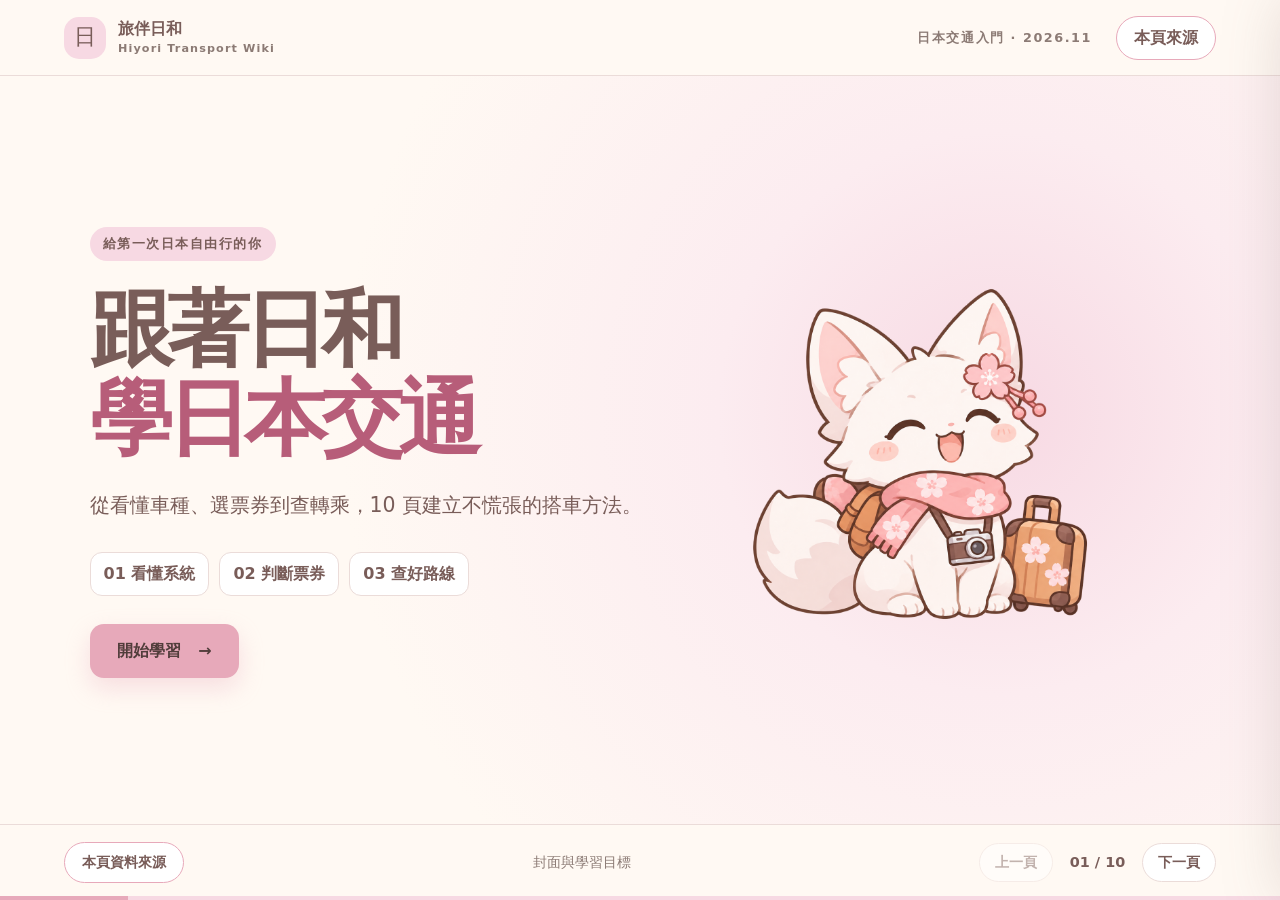
<file: index.html>
<!doctype html>
<html lang="zh-Hant">
<head>
  <meta charset="utf-8">
  <meta name="viewport" content="width=device-width, initial-scale=1">
  <meta name="description" content="跟著日和學日本交通：第一次自由行也能看懂日本電車。">
  <title>跟著日和學日本交通｜旅伴日和</title>
  <link rel="icon" href="assets/hiyori/hiyori-cover.png" type="image/png">
  <link rel="stylesheet" href="style.css">
  <script defer src="app.js"></script>
</head>
<body>
  <div class="shell">
    <header class="topbar">
      <a class="brand" href="#slide-1" aria-label="返回封面"><span class="brand-mark">日</span><span>旅伴日和 <small>Hiyori Transport Wiki</small></span></a>
      <div class="top-actions"><span class="eyebrow">日本交通入門 · 2026.11</span><button id="sources-toggle" class="text-button" type="button" aria-controls="sources-panel" aria-expanded="false">本頁來源</button></div>
    </header>

    <main id="deck" aria-live="polite">
      <section class="slide hero" id="slide-1" data-wiki="wiki/common/rail-basics.md" data-sources="SRC-001" aria-label="封面與學習目標">
        <div class="hero-copy"><span class="kicker">給第一次日本自由行的你</span><h1>跟著日和<br><em>學日本交通</em></h1><p class="lead" data-source-ids="SRC-001">從看懂車種、選票券到查轉乘，10 頁建立不慌張的搭車方法。</p><div class="hero-goals"><span>01 看懂系統</span><span>02 判斷票券</span><span>03 查好路線</span></div><button class="primary next-trigger" type="button">開始學習 <span aria-hidden="true">→</span></button></div>
        <figure class="character-hero"><img src="assets/hiyori/hiyori-cover.png" alt="白狐狸日和戴著櫻花頭飾與粉色圍巾，背著背包、帶著行李準備出發"></figure>
        <template class="source-validation">[SRC-001]</template>
      </section>

      <section class="slide" id="slide-2" data-wiki="wiki/common/rail-basics.md|wiki/regions/kansai.md" data-sources="SRC-001,SRC-014" aria-label="日本交通系統總覽">
        <div class="slide-heading illustrated"><div><span class="kicker">先建立地圖感</span><h2>日本電車，是多個系統一起組成的網</h2><p data-source-ids="SRC-001">看路線時先找「誰營運、搭哪種車、在哪站轉」。</p></div><img src="assets/hiyori/hiyori-map.png" alt="日和手持日本交通路線圖，準備說明各種鐵路系統"></div>
        <div class="system-grid"><article class="system-card pink"><span class="card-index">01</span><h3>跨城市</h3><p data-source-ids="SRC-001">新幹線與特急連結較遠的城市，票券和座位條件需另看清楚。</p><span class="mini-route">東京 ─ 大阪 ─ 京都</span></article><article class="system-card blue"><span class="card-index">02</span><h3>城市之間／近郊</h3><p data-source-ids="SRC-001">JR 與私鐵都有路線；同一目的地可能有不同業者和車站。</p><span class="mini-route">JR　/　私鐵</span></article><article class="system-card green"><span class="card-index">03</span><h3>市區移動</h3><p data-source-ids="SRC-001">地下鐵和市區鐵路適合串接景點，選票券要核對適用路線。</p><span class="mini-route">Metro　/　Subway</span></article></div><div class="takeaway"><strong>日和提醒</strong><span data-source-ids="SRC-014">同名城市可能有不同車站；「去奈良」也要看是 JR 奈良還是近鐵奈良。</span></div>
        <template class="source-validation">[SRC-001][SRC-014]</template>
      </section>

      <section class="slide" id="slide-3" data-wiki="wiki/common/rail-basics.md|wiki/regions/kansai.md" data-sources="SRC-001,SRC-014" aria-label="JR 私鐵 地下鐵的差別">
        <div class="slide-heading"><span class="kicker">三個名稱，一次看懂</span><h2>JR、私鐵、地下鐵怎麼分？</h2></div><div class="comparison"><div class="compare-head"><span>系統</span><span>你可能會遇到</span><span>出發前看什麼</span></div><div class="compare-row"><b>JR</b><span data-source-ids="SRC-001">跨城市、近郊、新幹線等路線。</span><span>列車種類與票券範圍</span></div><div class="compare-row"><b>私鐵</b><span data-source-ids="SRC-001">京成、近鐵、京急等其他鐵路業者。</span><span>業者名稱與抵達車站</span></div><div class="compare-row"><b>地下鐵</b><span data-source-ids="SRC-001">東京 Metro、都營地下鐵、Osaka Metro。</span><span>一日券涵蓋哪些路線</span></div></div><div class="example-strip"><span class="example-icon">📍</span><p data-source-ids="SRC-014"><strong>奈良例子：</strong>從大阪或京都出發，可比較 JR 奈良站與近鐵奈良站，再看哪站接近目的地。</p></div>
        <template class="source-validation">[SRC-001][SRC-014]</template>
      </section>

      <section class="slide" id="slide-4" data-wiki="wiki/common/shinkansen.md" data-sources="SRC-001,SRC-003" aria-label="新幹線與跨城市交通">
        <div class="slide-heading"><span class="kicker">跨城市這樣想</span><h2>新幹線：先選車，再確認票</h2><p data-source-ids="SRC-001">新幹線連接主要城市；搭車時要注意票券、班次與座位種類。</p></div><div class="steps"><article><span class="step-no">1</span><h3>找出起訖站</h3><p data-source-ids="SRC-001">確認是新幹線站，並記下轉乘的一般線車站。</p></article><article><span class="step-no">2</span><h3>核對車票形式</h3><p data-source-ids="SRC-003">紙票、電子票或綁定 IC 卡，進閘門方式依購票服務而異。</p></article><article><span class="step-no">3</span><h3>保留車票</h3><p data-source-ids="SRC-003">使用紙票時，JR Central 提醒進站後取回車票，出站仍會使用。</p></article></div><div class="note blue-note" data-source-ids="SRC-003">一般線轉新幹線時，紙票可能需同時投入轉乘閘門；請依實際票種與現場指示操作。</div>
        <template class="source-validation">[SRC-001][SRC-003]</template>
      </section>

      <section class="slide" id="slide-5" data-wiki="wiki/common/ic-cards-and-tickets.md" data-sources="SRC-002,SRC-009,SRC-010" aria-label="交通 IC 卡與票券">
        <div class="slide-heading"><span class="kicker">進站前最常見的選擇</span><h2>IC 卡很方便，仍要看使用範圍</h2></div><div class="ticket-layout"><figure class="character-spot"><img src="assets/hiyori/hiyori-ic.png" alt="日和拿著粉色交通 IC 卡，提醒旅客確認卡片的適用範圍"></figure><div class="ticket-copy"><p data-source-ids="SRC-002">預付 IC 卡可用於許多鐵路、巴士和小額支付場景，但不是所有路線、車站與車種都適用。</p><ul><li data-source-ids="SRC-010">札幌地下鐵與市電可使用 SAPICA，也列有 Suica 等互通卡。</li><li data-source-ids="SRC-009">JR 北海道機場列車非指定席可用適用的 IC 卡；指定席另需票券。</li><li data-source-ids="SRC-009">小樽往余市、俱知安、新雪谷方向不能繼續使用 Suica 等 IC 卡。</li></ul></div></div><div class="takeaway"><strong>選票券三問</strong><span data-source-ids="SRC-002,SRC-009">今天搭幾次？搭哪些業者？票券有沒有包含這段路？</span></div>
        <template class="source-validation">[SRC-002][SRC-009][SRC-010]</template>
      </section>

      <section class="slide" id="slide-6" data-wiki="wiki/regions/kanto.md" data-sources="SRC-004,SRC-005,SRC-013" aria-label="東京交通實例">
        <div class="slide-heading"><span class="kicker">東京／關東實例</span><h2>機場不同，進城路線也不同</h2></div><div class="airport-grid"><article class="airport-card"><span class="airport-code">NRT</span><h3>成田機場</h3><p data-source-ids="SRC-004">N'EX 主要站包含東京、品川、澀谷、新宿；京成 Skyliner 主要站包含日暮里與京成上野。</p><div class="route-line">機場 <i></i> 東京市區 <i></i> 住宿地</div></article><article class="airport-card"><span class="airport-code">HND</span><h3>羽田機場</h3><p data-source-ids="SRC-013">機場直接連接京急線與東京單軌電車，先看住宿地適合哪個進城方向。</p><div class="route-line">機場 <i></i> 京急／單軌 <i></i> 轉乘</div></article></div><div class="note" data-source-ids="SRC-005">Tokyo Subway Ticket 涵蓋 Tokyo Metro 與都營地下鐵的 24／48／72 小時版本；JR 路線需另外計算。</div>
        <template class="source-validation">[SRC-004][SRC-005][SRC-013]</template>
      </section>

      <section class="slide" id="slide-7" data-wiki="wiki/regions/kansai.md" data-sources="SRC-006,SRC-007,SRC-008,SRC-014" aria-label="大阪 京都 奈良交通實例">
        <div class="slide-heading"><span class="kicker">大阪／關西實例</span><h2>先看目的地，再選機場列車</h2></div><div class="kansai-flow"><div><span class="flow-label">關西機場</span><h3>要去京都？</h3><p data-source-ids="SRC-006">可查 JR West 的 HARUKA；另需確認特急票券。</p></div><div><span class="flow-label">關西機場</span><h3>要去大阪？</h3><p data-source-ids="SRC-006">可查機場快速；往機場方向要注意日根野分離車廂。</p></div><div><span class="flow-label">隔日移動</span><h3>要去奈良？</h3><p data-source-ids="SRC-014">比較 JR 奈良與近鐵奈良，選更適合景點的車站。</p></div></div><div class="two-notes"><p data-source-ids="SRC-007"><strong>大阪市區：</strong>Osaka Metro 官方工具可查出發站、抵達站、時間、路線及票價。</p><p data-source-ids="SRC-008"><strong>京都市區：</strong>地下鐵一日券與地下鐵／巴士一日券適用範圍不同。</p></div>
        <template class="source-validation">[SRC-006][SRC-007][SRC-008][SRC-014]</template>
      </section>

      <section class="slide" id="slide-8" data-wiki="wiki/regions/hokkaido.md|wiki/regions/kyushu.md" data-sources="SRC-009,SRC-010,SRC-011,SRC-012" aria-label="北海道與九州交通實例">
        <div class="slide-heading"><span class="kicker">再看兩個熱門區域</span><h2>札幌與福岡，先抓住機場軸線</h2></div><div class="region-pair"><article><span class="region-badge">北海道</span><h3>新千歲 → 札幌 → 小樽</h3><p data-source-ids="SRC-009">JR Airport 列車連結新千歲與札幌，部分班次直達小樽；在札幌轉車要看目的地是否真的到小樽。</p><small data-source-ids="SRC-010">札幌市營交通可使用 SAPICA，也列有 Suica 等互通卡。</small></article><article><span class="region-badge">九州</span><h3>福岡機場 → 博多 → 溫泉地</h3><p data-source-ids="SRC-012,SRC-011">福岡地下鐵空港線連結機場與博多；前往別府／由布院，再查當日鐵路班次和轉乘。</p><small>「由布院之森」班次與預約方式目前待確認，勿把此頁當即時時刻表。</small></article></div><div class="note green-note" data-source-ids="SRC-009">北海道小樽以西部分方向不支援 Suica 等 IC 卡；長途移動先核對票券。</div>
        <template class="source-validation">[SRC-009][SRC-010][SRC-011][SRC-012]</template>
      </section>

      <section class="slide" id="slide-9" data-wiki="wiki/common/rail-basics.md|wiki/regions/kansai.md|wiki/regions/hokkaido.md" data-sources="SRC-001,SRC-007,SRC-009" aria-label="路線查詢教學與互動測驗">
        <div class="slide-heading"><span class="kicker">換你試試看</span><h2>查路線時，照這四步走</h2></div><div class="query-steps"><span>起點／終點</span><span>日期與時間</span><span>業者、車種、轉乘</span><span>官方公告確認</span></div><p class="query-hint" data-source-ids="SRC-001,SRC-007">JNTO 列出 NAVITIME 等路線工具；Osaka Metro 也有官方路線查詢，能設定起訖站與時間。</p><div class="quiz" id="quiz"><div class="quiz-intro"><img src="assets/hiyori/hiyori-route.png" alt="日和拿著手機查看路線，露出思考與鼓勵的表情"><div><span class="quiz-label">小測驗</span><h3>從小樽往余市，能直接刷 Suica 繼續搭車嗎？</h3></div></div><div class="quiz-options"><button type="button" data-answer="wrong">可以，全日本都通用</button><button type="button" data-answer="correct">不行，先確認並購票</button></div><p id="quiz-feedback" role="status" aria-live="polite" data-source-ids="SRC-009">選一個答案看看。</p></div>
        <template class="source-validation">[SRC-001][SRC-007][SRC-009]</template>
      </section>

      <section class="slide final-slide" id="slide-10" data-wiki="wiki/common/rail-basics.md|wiki/common/ic-cards-and-tickets.md|wiki/common/shinkansen.md|wiki/regions/kanto.md|wiki/regions/kansai.md|wiki/regions/hokkaido.md|wiki/regions/kyushu.md" data-sources="SRC-001,SRC-002,SRC-003,SRC-004,SRC-005,SRC-006,SRC-007,SRC-008,SRC-009,SRC-010,SRC-011,SRC-012,SRC-013,SRC-014" aria-label="總結與 Wiki 來源">
        <div class="slide-heading"><span class="kicker">旅程從看懂開始</span><h2>日和的搭車小抄</h2></div><div class="recap"><div><span>01</span><p data-source-ids="SRC-001">先確認業者與抵達車站。</p></div><div><span>02</span><p data-source-ids="SRC-001,SRC-009">再看車種、票券與 IC 卡適用範圍。</p></div><div><span>03</span><p data-source-ids="SRC-001">最後查當日班次與營運公告。</p></div></div><p class="closing">知識庫保存了原始來源、擷取文字與文章引用。請用右上角「本頁來源」查看完整對照；票價、時刻與營運狀態請於出發前再次確認。</p><div id="all-sources" class="all-sources" aria-label="全部來源"></div>
        <template class="source-validation">[SRC-001][SRC-002][SRC-003][SRC-004][SRC-005][SRC-006][SRC-007][SRC-008][SRC-009][SRC-010][SRC-011][SRC-012][SRC-013][SRC-014]</template>
      </section>
    </main>

    <footer class="deck-footer"><button id="footer-sources" class="footer-sources" type="button" aria-controls="sources-panel" aria-expanded="false">本頁資料來源</button><span id="slide-title">封面與學習目標</span><div class="nav"><button id="prev" type="button" aria-label="上一頁">上一頁</button><span id="counter">01 / 10</span><button id="next" type="button" aria-label="下一頁">下一頁</button></div><div class="progress" aria-hidden="true"><span id="progress-bar"></span></div></footer>
  </div>
  <aside id="sources-panel" class="sources-panel" aria-label="本頁來源" aria-hidden="true"><div class="panel-top"><div><span class="kicker">可追溯的知識</span><h2>本頁來源</h2></div><button id="sources-close" type="button" aria-label="關閉來源">×</button></div><p class="panel-intro">每個來源 ID 都對應已保存的原始 HTML、擷取文字與 Wiki 文章。</p><div id="source-list"></div></aside>
  <div id="scrim" class="scrim" hidden></div>
</body>
</html>
</file>
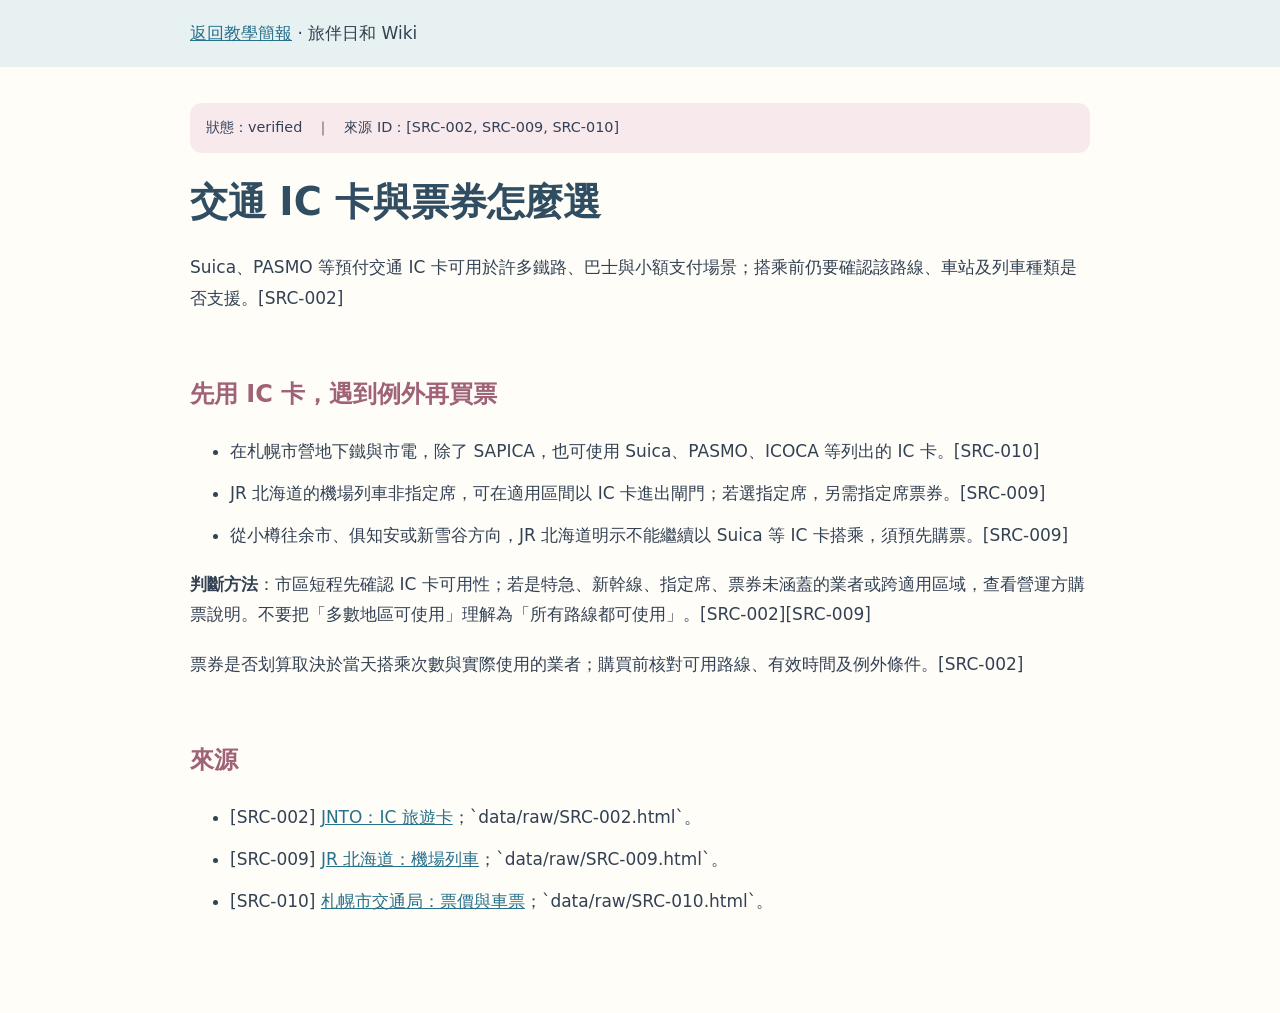
<file: wiki/common/ic-cards-and-tickets.html>
<!doctype html><html lang="zh-Hant"><head><meta charset="utf-8"><meta name="viewport" content="width=device-width, initial-scale=1"><title>交通 IC 卡與票券怎麼選｜旅伴日和 Wiki</title><style>body{margin:0;background:#fffdf8;color:#334154;font:17px/1.8 "Noto Sans TC","Microsoft JhengHei",system-ui,sans-serif}header{background:#e7f1f1;padding:18px max(24px,calc((100vw - 900px)/2))}a{color:#28718c}main{max-width:900px;margin:auto;padding:36px 24px 80px}h1{font-size:2.4rem;line-height:1.25;color:#314d61}h2{font-size:1.5rem;margin-top:2.5em;color:#9f6276}li{margin:.65em 0}.meta{background:#f8e9ed;padding:12px 16px;border-radius:12px;font-size:.9rem}p{margin:1.1em 0}</style></head><body><header><a href="../../index.html">返回教學簡報</a> · 旅伴日和 Wiki</header><main><div class="meta">狀態：verified　｜　來源 ID：[SRC-002, SRC-009, SRC-010]</div><h1>交通 IC 卡與票券怎麼選</h1><p>Suica、PASMO 等預付交通 IC 卡可用於許多鐵路、巴士與小額支付場景；搭乘前仍要確認該路線、車站及列車種類是否支援。[SRC-002]</p><h2>先用 IC 卡，遇到例外再買票</h2><ul><li>在札幌市營地下鐵與市電，除了 SAPICA，也可使用 Suica、PASMO、ICOCA 等列出的 IC 卡。[SRC-010]</li><li>JR 北海道的機場列車非指定席，可在適用區間以 IC 卡進出閘門；若選指定席，另需指定席票券。[SRC-009]</li><li>從小樽往余市、俱知安或新雪谷方向，JR 北海道明示不能繼續以 Suica 等 IC 卡搭乘，須預先購票。[SRC-009]</li></ul><p><strong>判斷方法</strong>：市區短程先確認 IC 卡可用性；若是特急、新幹線、指定席、票券未涵蓋的業者或跨適用區域，查看營運方購票說明。不要把「多數地區可使用」理解為「所有路線都可使用」。[SRC-002][SRC-009]</p><p>票券是否划算取決於當天搭乘次數與實際使用的業者；購買前核對可用路線、有效時間及例外條件。[SRC-002]</p><h2>來源</h2><ul><li>[SRC-002] <a href="https://www.japan.travel/en/plan/ic-card/" target="_blank" rel="noopener noreferrer">JNTO：IC 旅遊卡</a>；`data/raw/SRC-002.html`。</li><li>[SRC-009] <a href="https://www.jrhokkaido.co.jp/global/english/travel/airport.html" target="_blank" rel="noopener noreferrer">JR 北海道：機場列車</a>；`data/raw/SRC-009.html`。</li><li>[SRC-010] <a href="https://www.city.sapporo.jp/st/english/fareandticket.html" target="_blank" rel="noopener noreferrer">札幌市交通局：票價與車票</a>；`data/raw/SRC-010.html`。</li></ul></main></body></html>
</file>
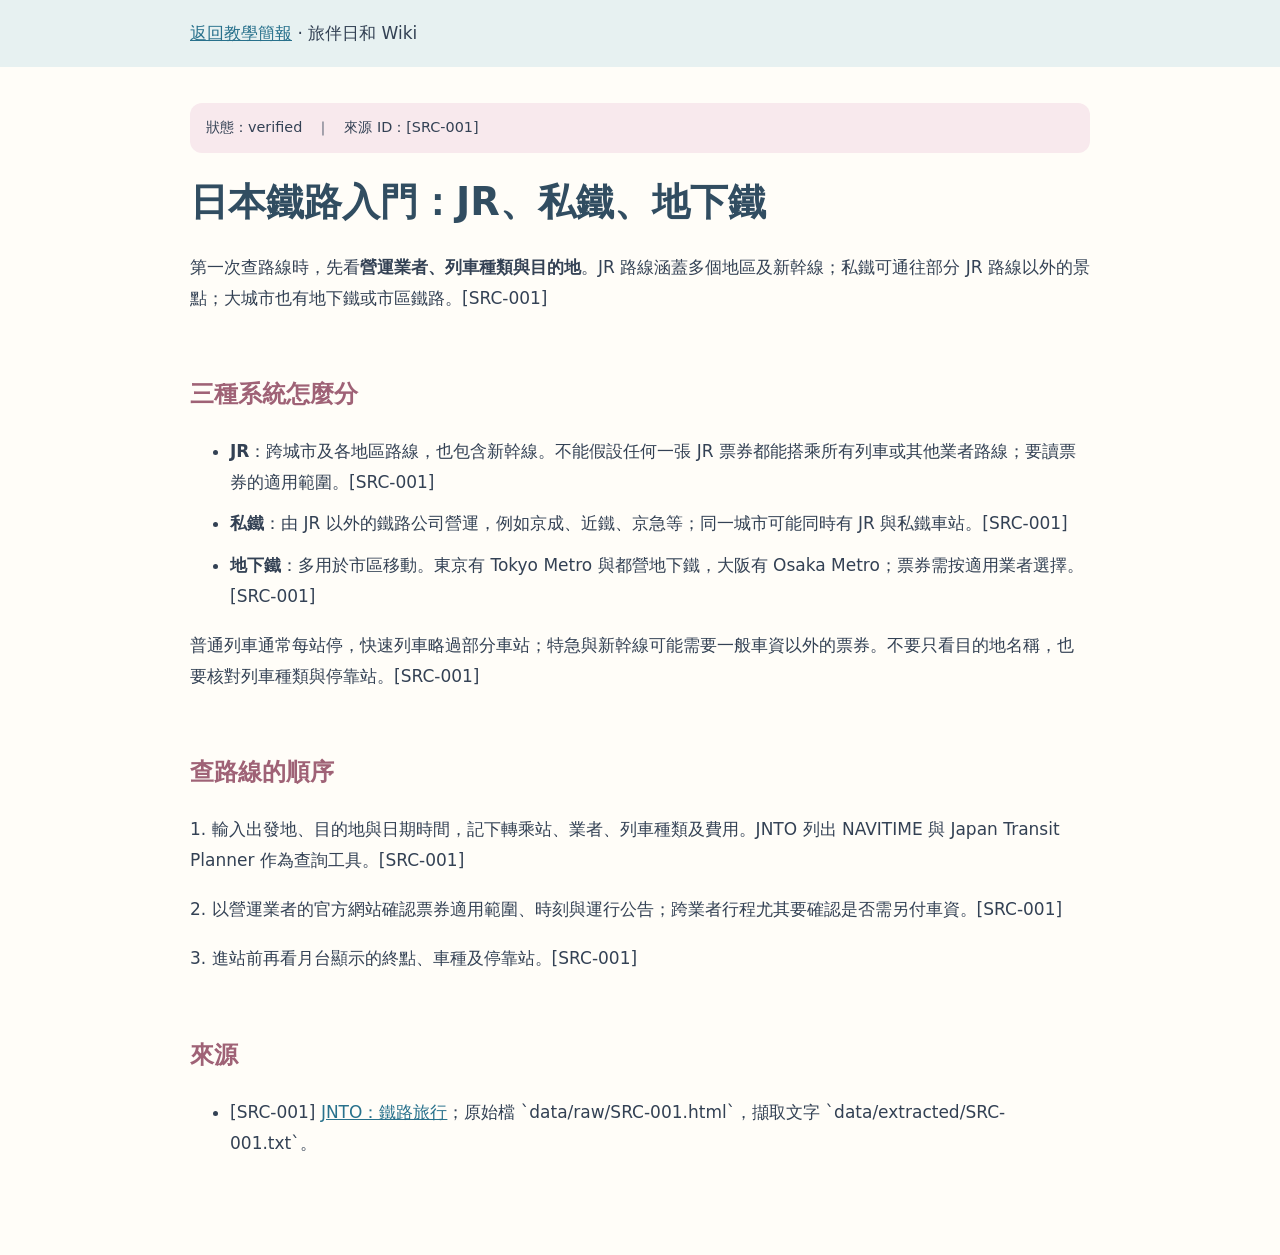
<file: wiki/common/rail-basics.html>
<!doctype html><html lang="zh-Hant"><head><meta charset="utf-8"><meta name="viewport" content="width=device-width, initial-scale=1"><title>日本鐵路入門：JR、私鐵、地下鐵｜旅伴日和 Wiki</title><style>body{margin:0;background:#fffdf8;color:#334154;font:17px/1.8 "Noto Sans TC","Microsoft JhengHei",system-ui,sans-serif}header{background:#e7f1f1;padding:18px max(24px,calc((100vw - 900px)/2))}a{color:#28718c}main{max-width:900px;margin:auto;padding:36px 24px 80px}h1{font-size:2.4rem;line-height:1.25;color:#314d61}h2{font-size:1.5rem;margin-top:2.5em;color:#9f6276}li{margin:.65em 0}.meta{background:#f8e9ed;padding:12px 16px;border-radius:12px;font-size:.9rem}p{margin:1.1em 0}</style></head><body><header><a href="../../index.html">返回教學簡報</a> · 旅伴日和 Wiki</header><main><div class="meta">狀態：verified　｜　來源 ID：[SRC-001]</div><h1>日本鐵路入門：JR、私鐵、地下鐵</h1><p>第一次查路線時，先看<strong>營運業者、列車種類與目的地</strong>。JR 路線涵蓋多個地區及新幹線；私鐵可通往部分 JR 路線以外的景點；大城市也有地下鐵或市區鐵路。[SRC-001]</p><h2>三種系統怎麼分</h2><ul><li><strong>JR</strong>：跨城市及各地區路線，也包含新幹線。不能假設任何一張 JR 票券都能搭乘所有列車或其他業者路線；要讀票券的適用範圍。[SRC-001]</li><li><strong>私鐵</strong>：由 JR 以外的鐵路公司營運，例如京成、近鐵、京急等；同一城市可能同時有 JR 與私鐵車站。[SRC-001]</li><li><strong>地下鐵</strong>：多用於市區移動。東京有 Tokyo Metro 與都營地下鐵，大阪有 Osaka Metro；票券需按適用業者選擇。[SRC-001]</li></ul><p>普通列車通常每站停，快速列車略過部分車站；特急與新幹線可能需要一般車資以外的票券。不要只看目的地名稱，也要核對列車種類與停靠站。[SRC-001]</p><h2>查路線的順序</h2><p>1. 輸入出發地、目的地與日期時間，記下轉乘站、業者、列車種類及費用。JNTO 列出 NAVITIME 與 Japan Transit Planner 作為查詢工具。[SRC-001]</p><p>2. 以營運業者的官方網站確認票券適用範圍、時刻與運行公告；跨業者行程尤其要確認是否需另付車資。[SRC-001]</p><p>3. 進站前再看月台顯示的終點、車種及停靠站。[SRC-001]</p><h2>來源</h2><ul><li>[SRC-001] <a href="https://www.japan.travel/en/guide/traveling-by-rail/" target="_blank" rel="noopener noreferrer">JNTO：鐵路旅行</a>；原始檔 `data/raw/SRC-001.html`，擷取文字 `data/extracted/SRC-001.txt`。</li></ul></main></body></html>
</file>
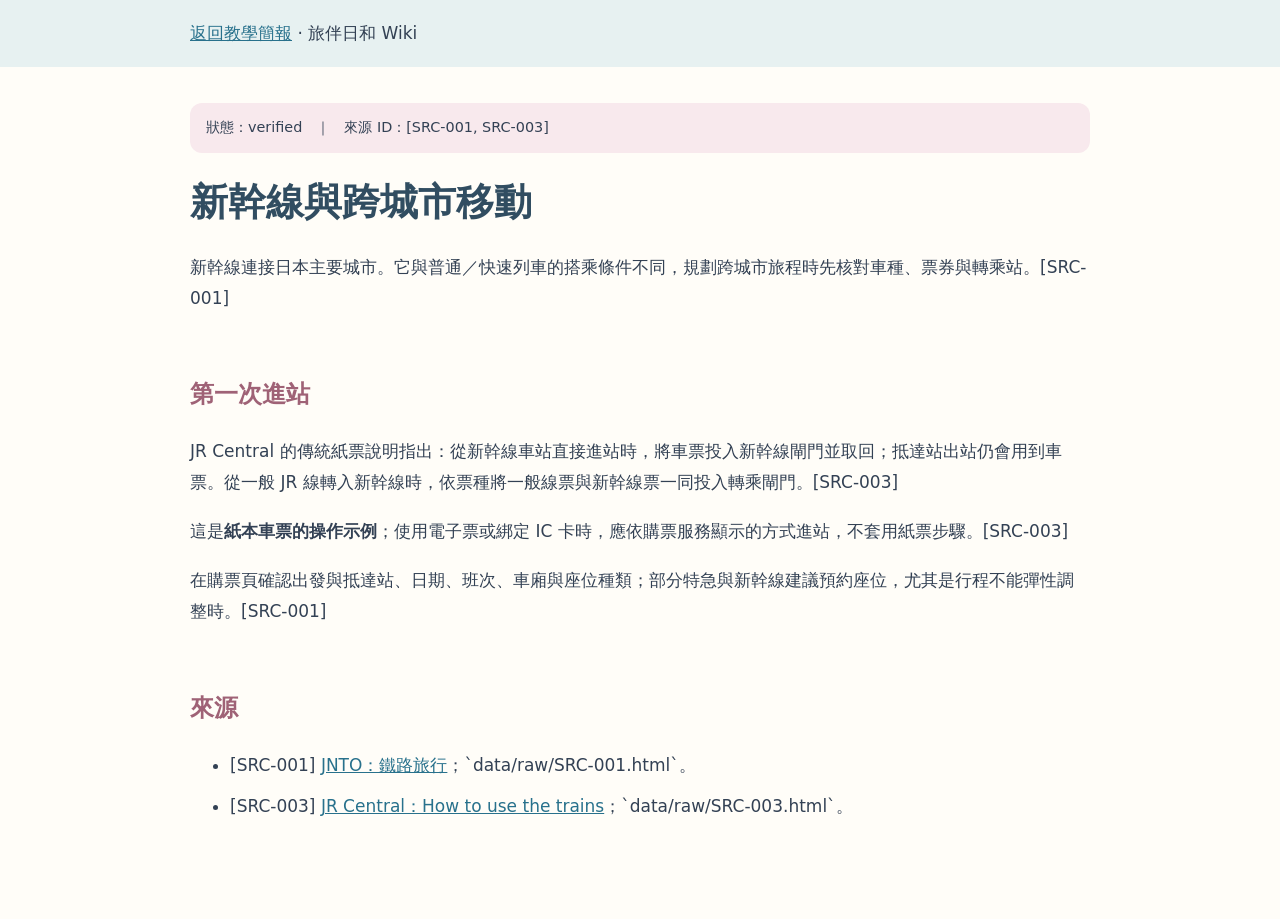
<file: wiki/common/shinkansen.html>
<!doctype html><html lang="zh-Hant"><head><meta charset="utf-8"><meta name="viewport" content="width=device-width, initial-scale=1"><title>新幹線與跨城市移動｜旅伴日和 Wiki</title><style>body{margin:0;background:#fffdf8;color:#334154;font:17px/1.8 "Noto Sans TC","Microsoft JhengHei",system-ui,sans-serif}header{background:#e7f1f1;padding:18px max(24px,calc((100vw - 900px)/2))}a{color:#28718c}main{max-width:900px;margin:auto;padding:36px 24px 80px}h1{font-size:2.4rem;line-height:1.25;color:#314d61}h2{font-size:1.5rem;margin-top:2.5em;color:#9f6276}li{margin:.65em 0}.meta{background:#f8e9ed;padding:12px 16px;border-radius:12px;font-size:.9rem}p{margin:1.1em 0}</style></head><body><header><a href="../../index.html">返回教學簡報</a> · 旅伴日和 Wiki</header><main><div class="meta">狀態：verified　｜　來源 ID：[SRC-001, SRC-003]</div><h1>新幹線與跨城市移動</h1><p>新幹線連接日本主要城市。它與普通／快速列車的搭乘條件不同，規劃跨城市旅程時先核對車種、票券與轉乘站。[SRC-001]</p><h2>第一次進站</h2><p>JR Central 的傳統紙票說明指出：從新幹線車站直接進站時，將車票投入新幹線閘門並取回；抵達站出站仍會用到車票。從一般 JR 線轉入新幹線時，依票種將一般線票與新幹線票一同投入轉乘閘門。[SRC-003]</p><p>這是<strong>紙本車票的操作示例</strong>；使用電子票或綁定 IC 卡時，應依購票服務顯示的方式進站，不套用紙票步驟。[SRC-003]</p><p>在購票頁確認出發與抵達站、日期、班次、車廂與座位種類；部分特急與新幹線建議預約座位，尤其是行程不能彈性調整時。[SRC-001]</p><h2>來源</h2><ul><li>[SRC-001] <a href="https://www.japan.travel/en/guide/traveling-by-rail/" target="_blank" rel="noopener noreferrer">JNTO：鐵路旅行</a>；`data/raw/SRC-001.html`。</li><li>[SRC-003] <a href="https://global.jr-central.co.jp/en/tickets/use/index.html" target="_blank" rel="noopener noreferrer">JR Central：How to use the trains</a>；`data/raw/SRC-003.html`。</li></ul></main></body></html>
</file>
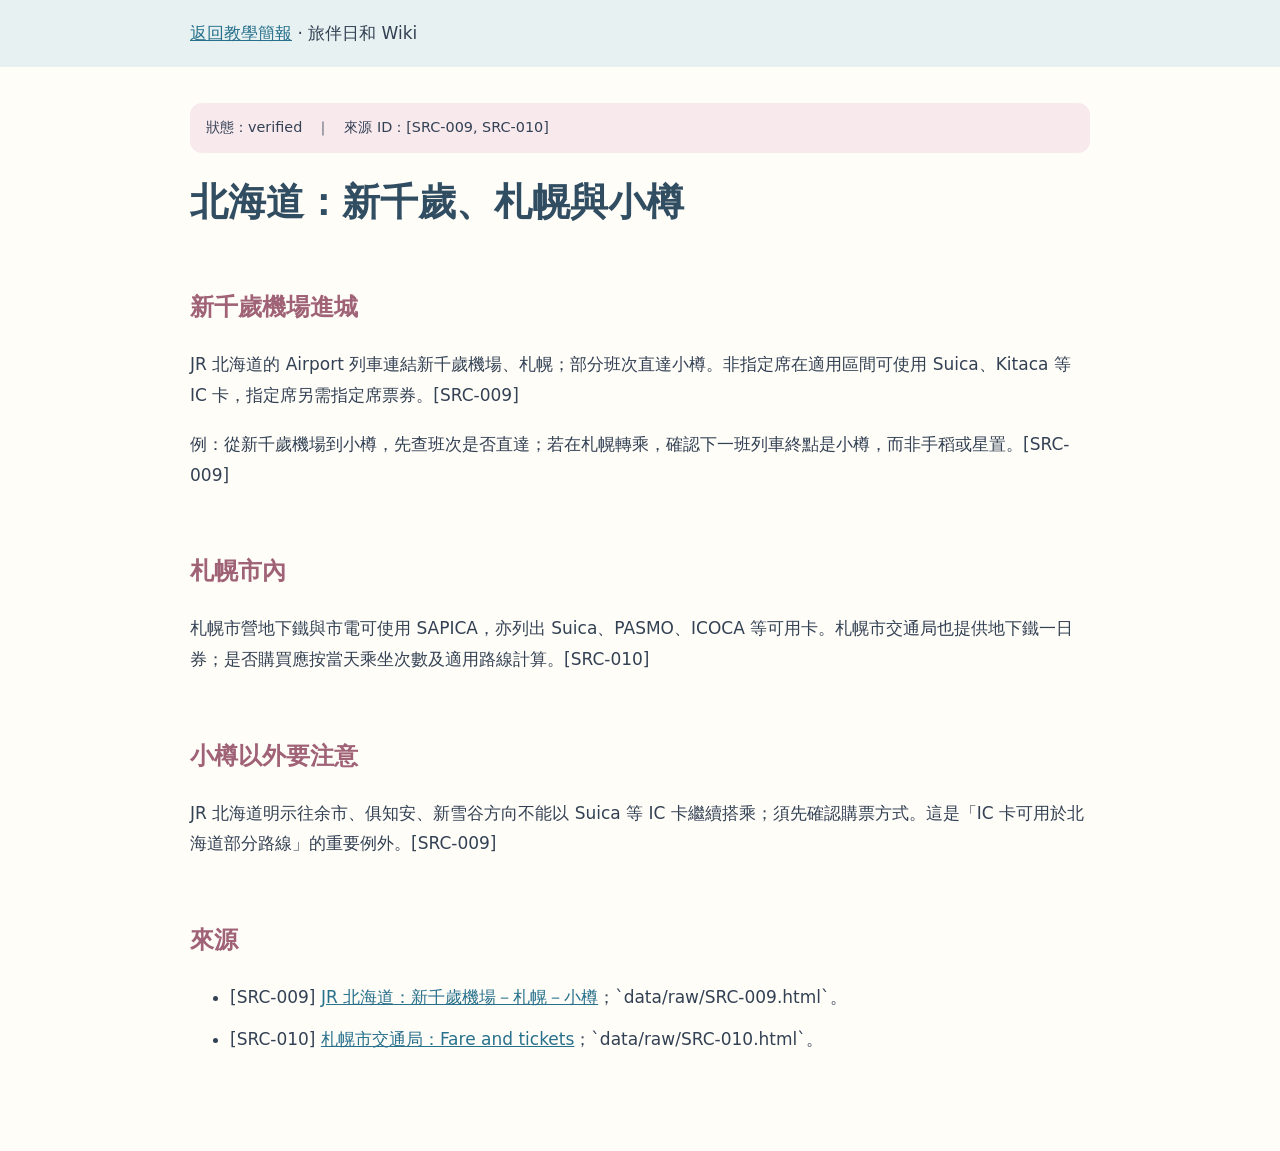
<file: wiki/regions/hokkaido.html>
<!doctype html><html lang="zh-Hant"><head><meta charset="utf-8"><meta name="viewport" content="width=device-width, initial-scale=1"><title>北海道：新千歲、札幌與小樽｜旅伴日和 Wiki</title><style>body{margin:0;background:#fffdf8;color:#334154;font:17px/1.8 "Noto Sans TC","Microsoft JhengHei",system-ui,sans-serif}header{background:#e7f1f1;padding:18px max(24px,calc((100vw - 900px)/2))}a{color:#28718c}main{max-width:900px;margin:auto;padding:36px 24px 80px}h1{font-size:2.4rem;line-height:1.25;color:#314d61}h2{font-size:1.5rem;margin-top:2.5em;color:#9f6276}li{margin:.65em 0}.meta{background:#f8e9ed;padding:12px 16px;border-radius:12px;font-size:.9rem}p{margin:1.1em 0}</style></head><body><header><a href="../../index.html">返回教學簡報</a> · 旅伴日和 Wiki</header><main><div class="meta">狀態：verified　｜　來源 ID：[SRC-009, SRC-010]</div><h1>北海道：新千歲、札幌與小樽</h1><h2>新千歲機場進城</h2><p>JR 北海道的 Airport 列車連結新千歲機場、札幌；部分班次直達小樽。非指定席在適用區間可使用 Suica、Kitaca 等 IC 卡，指定席另需指定席票券。[SRC-009]</p><p>例：從新千歲機場到小樽，先查班次是否直達；若在札幌轉乘，確認下一班列車終點是小樽，而非手稻或星置。[SRC-009]</p><h2>札幌市內</h2><p>札幌市營地下鐵與市電可使用 SAPICA，亦列出 Suica、PASMO、ICOCA 等可用卡。札幌市交通局也提供地下鐵一日券；是否購買應按當天乘坐次數及適用路線計算。[SRC-010]</p><h2>小樽以外要注意</h2><p>JR 北海道明示往余市、俱知安、新雪谷方向不能以 Suica 等 IC 卡繼續搭乘；須先確認購票方式。這是「IC 卡可用於北海道部分路線」的重要例外。[SRC-009]</p><h2>來源</h2><ul><li>[SRC-009] <a href="https://www.jrhokkaido.co.jp/global/english/travel/airport.html" target="_blank" rel="noopener noreferrer">JR 北海道：新千歲機場－札幌－小樽</a>；`data/raw/SRC-009.html`。</li><li>[SRC-010] <a href="https://www.city.sapporo.jp/st/english/fareandticket.html" target="_blank" rel="noopener noreferrer">札幌市交通局：Fare and tickets</a>；`data/raw/SRC-010.html`。</li></ul></main></body></html>
</file>
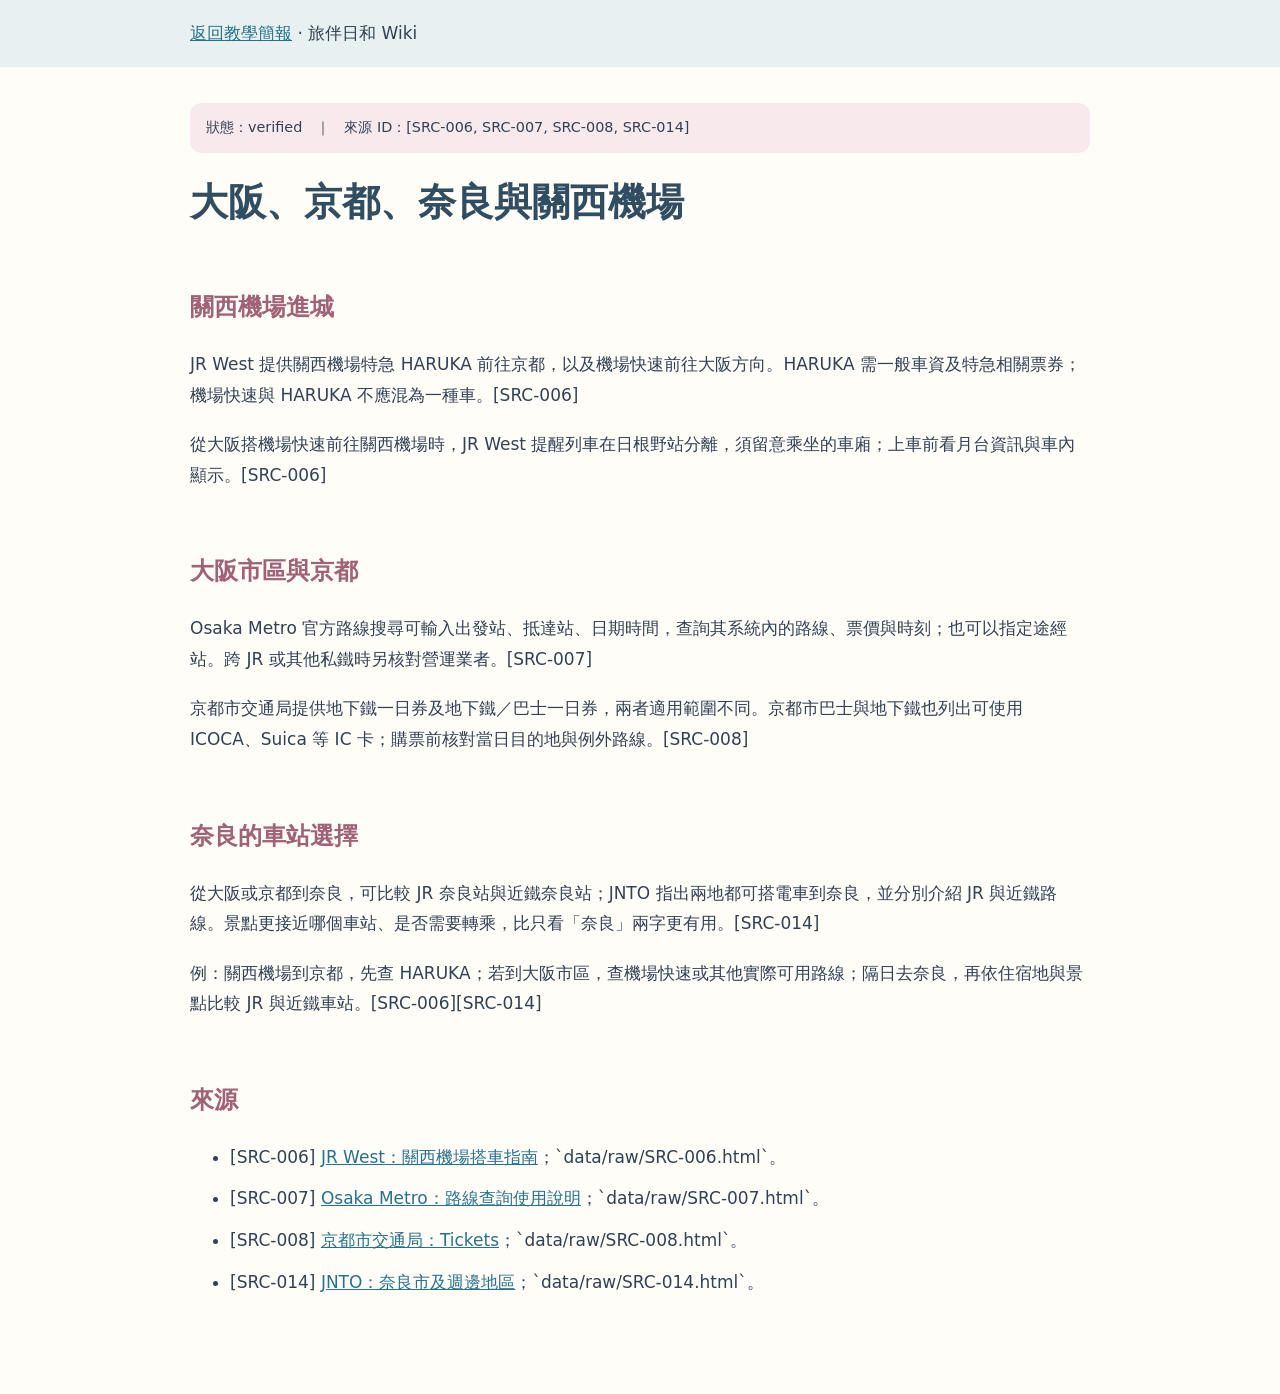
<file: wiki/regions/kansai.html>
<!doctype html><html lang="zh-Hant"><head><meta charset="utf-8"><meta name="viewport" content="width=device-width, initial-scale=1"><title>大阪、京都、奈良與關西機場｜旅伴日和 Wiki</title><style>body{margin:0;background:#fffdf8;color:#334154;font:17px/1.8 "Noto Sans TC","Microsoft JhengHei",system-ui,sans-serif}header{background:#e7f1f1;padding:18px max(24px,calc((100vw - 900px)/2))}a{color:#28718c}main{max-width:900px;margin:auto;padding:36px 24px 80px}h1{font-size:2.4rem;line-height:1.25;color:#314d61}h2{font-size:1.5rem;margin-top:2.5em;color:#9f6276}li{margin:.65em 0}.meta{background:#f8e9ed;padding:12px 16px;border-radius:12px;font-size:.9rem}p{margin:1.1em 0}</style></head><body><header><a href="../../index.html">返回教學簡報</a> · 旅伴日和 Wiki</header><main><div class="meta">狀態：verified　｜　來源 ID：[SRC-006, SRC-007, SRC-008, SRC-014]</div><h1>大阪、京都、奈良與關西機場</h1><h2>關西機場進城</h2><p>JR West 提供關西機場特急 HARUKA 前往京都，以及機場快速前往大阪方向。HARUKA 需一般車資及特急相關票券；機場快速與 HARUKA 不應混為一種車。[SRC-006]</p><p>從大阪搭機場快速前往關西機場時，JR West 提醒列車在日根野站分離，須留意乘坐的車廂；上車前看月台資訊與車內顯示。[SRC-006]</p><h2>大阪市區與京都</h2><p>Osaka Metro 官方路線搜尋可輸入出發站、抵達站、日期時間，查詢其系統內的路線、票價與時刻；也可以指定途經站。跨 JR 或其他私鐵時另核對營運業者。[SRC-007]</p><p>京都市交通局提供地下鐵一日券及地下鐵／巴士一日券，兩者適用範圍不同。京都市巴士與地下鐵也列出可使用 ICOCA、Suica 等 IC 卡；購票前核對當日目的地與例外路線。[SRC-008]</p><h2>奈良的車站選擇</h2><p>從大阪或京都到奈良，可比較 JR 奈良站與近鐵奈良站；JNTO 指出兩地都可搭電車到奈良，並分別介紹 JR 與近鐵路線。景點更接近哪個車站、是否需要轉乘，比只看「奈良」兩字更有用。[SRC-014]</p><p>例：關西機場到京都，先查 HARUKA；若到大阪市區，查機場快速或其他實際可用路線；隔日去奈良，再依住宿地與景點比較 JR 與近鐵車站。[SRC-006][SRC-014]</p><h2>來源</h2><ul><li>[SRC-006] <a href="https://www.westjr.co.jp/global/en/travel/shopping/access/train.html" target="_blank" rel="noopener noreferrer">JR West：關西機場搭車指南</a>；`data/raw/SRC-006.html`。</li><li>[SRC-007] <a href="https://kensaku.osakametro.co.jp/route/howto/en.html" target="_blank" rel="noopener noreferrer">Osaka Metro：路線查詢使用說明</a>；`data/raw/SRC-007.html`。</li><li>[SRC-008] <a href="https://www2.city.kyoto.lg.jp/kotsu/webguide/en/ticket/index_ticket.html" target="_blank" rel="noopener noreferrer">京都市交通局：Tickets</a>；`data/raw/SRC-008.html`。</li><li>[SRC-014] <a href="https://www.japan.travel/en/spot/ma_151/" target="_blank" rel="noopener noreferrer">JNTO：奈良市及週邊地區</a>；`data/raw/SRC-014.html`。</li></ul></main></body></html>
</file>
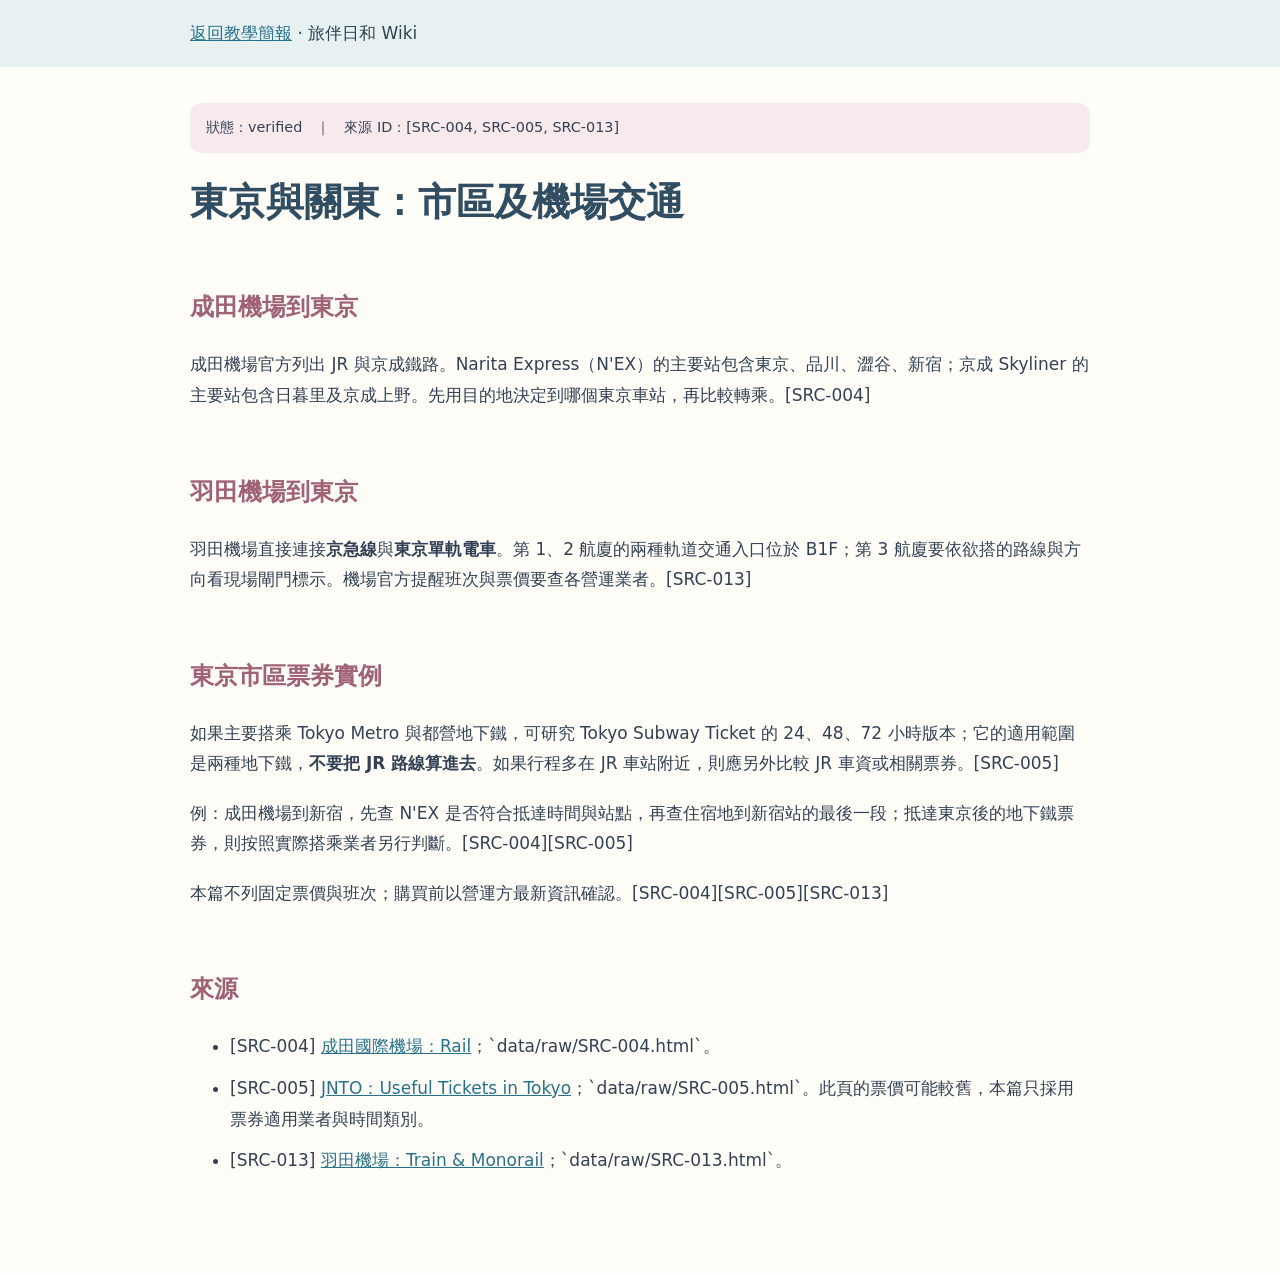
<file: wiki/regions/kanto.html>
<!doctype html><html lang="zh-Hant"><head><meta charset="utf-8"><meta name="viewport" content="width=device-width, initial-scale=1"><title>東京與關東：市區及機場交通｜旅伴日和 Wiki</title><style>body{margin:0;background:#fffdf8;color:#334154;font:17px/1.8 "Noto Sans TC","Microsoft JhengHei",system-ui,sans-serif}header{background:#e7f1f1;padding:18px max(24px,calc((100vw - 900px)/2))}a{color:#28718c}main{max-width:900px;margin:auto;padding:36px 24px 80px}h1{font-size:2.4rem;line-height:1.25;color:#314d61}h2{font-size:1.5rem;margin-top:2.5em;color:#9f6276}li{margin:.65em 0}.meta{background:#f8e9ed;padding:12px 16px;border-radius:12px;font-size:.9rem}p{margin:1.1em 0}</style></head><body><header><a href="../../index.html">返回教學簡報</a> · 旅伴日和 Wiki</header><main><div class="meta">狀態：verified　｜　來源 ID：[SRC-004, SRC-005, SRC-013]</div><h1>東京與關東：市區及機場交通</h1><h2>成田機場到東京</h2><p>成田機場官方列出 JR 與京成鐵路。Narita Express（N&#x27;EX）的主要站包含東京、品川、澀谷、新宿；京成 Skyliner 的主要站包含日暮里及京成上野。先用目的地決定到哪個東京車站，再比較轉乘。[SRC-004]</p><h2>羽田機場到東京</h2><p>羽田機場直接連接<strong>京急線</strong>與<strong>東京單軌電車</strong>。第 1、2 航廈的兩種軌道交通入口位於 B1F；第 3 航廈要依欲搭的路線與方向看現場閘門標示。機場官方提醒班次與票價要查各營運業者。[SRC-013]</p><h2>東京市區票券實例</h2><p>如果主要搭乘 Tokyo Metro 與都營地下鐵，可研究 Tokyo Subway Ticket 的 24、48、72 小時版本；它的適用範圍是兩種地下鐵，<strong>不要把 JR 路線算進去</strong>。如果行程多在 JR 車站附近，則應另外比較 JR 車資或相關票券。[SRC-005]</p><p>例：成田機場到新宿，先查 N&#x27;EX 是否符合抵達時間與站點，再查住宿地到新宿站的最後一段；抵達東京後的地下鐵票券，則按照實際搭乘業者另行判斷。[SRC-004][SRC-005]</p><p>本篇不列固定票價與班次；購買前以營運方最新資訊確認。[SRC-004][SRC-005][SRC-013]</p><h2>來源</h2><ul><li>[SRC-004] <a href="https://www.narita-airport.jp/en/access/train/" target="_blank" rel="noopener noreferrer">成田國際機場：Rail</a>；`data/raw/SRC-004.html`。</li><li>[SRC-005] <a href="https://www.japan.travel/en/au/plan/useful-tickets-tokyo/" target="_blank" rel="noopener noreferrer">JNTO：Useful Tickets in Tokyo</a>；`data/raw/SRC-005.html`。此頁的票價可能較舊，本篇只採用票券適用業者與時間類別。</li><li>[SRC-013] <a href="https://www.tokyo-haneda.com/en/access/train/index.html?tab=terminal3" target="_blank" rel="noopener noreferrer">羽田機場：Train &amp; Monorail</a>；`data/raw/SRC-013.html`。</li></ul></main></body></html>
</file>
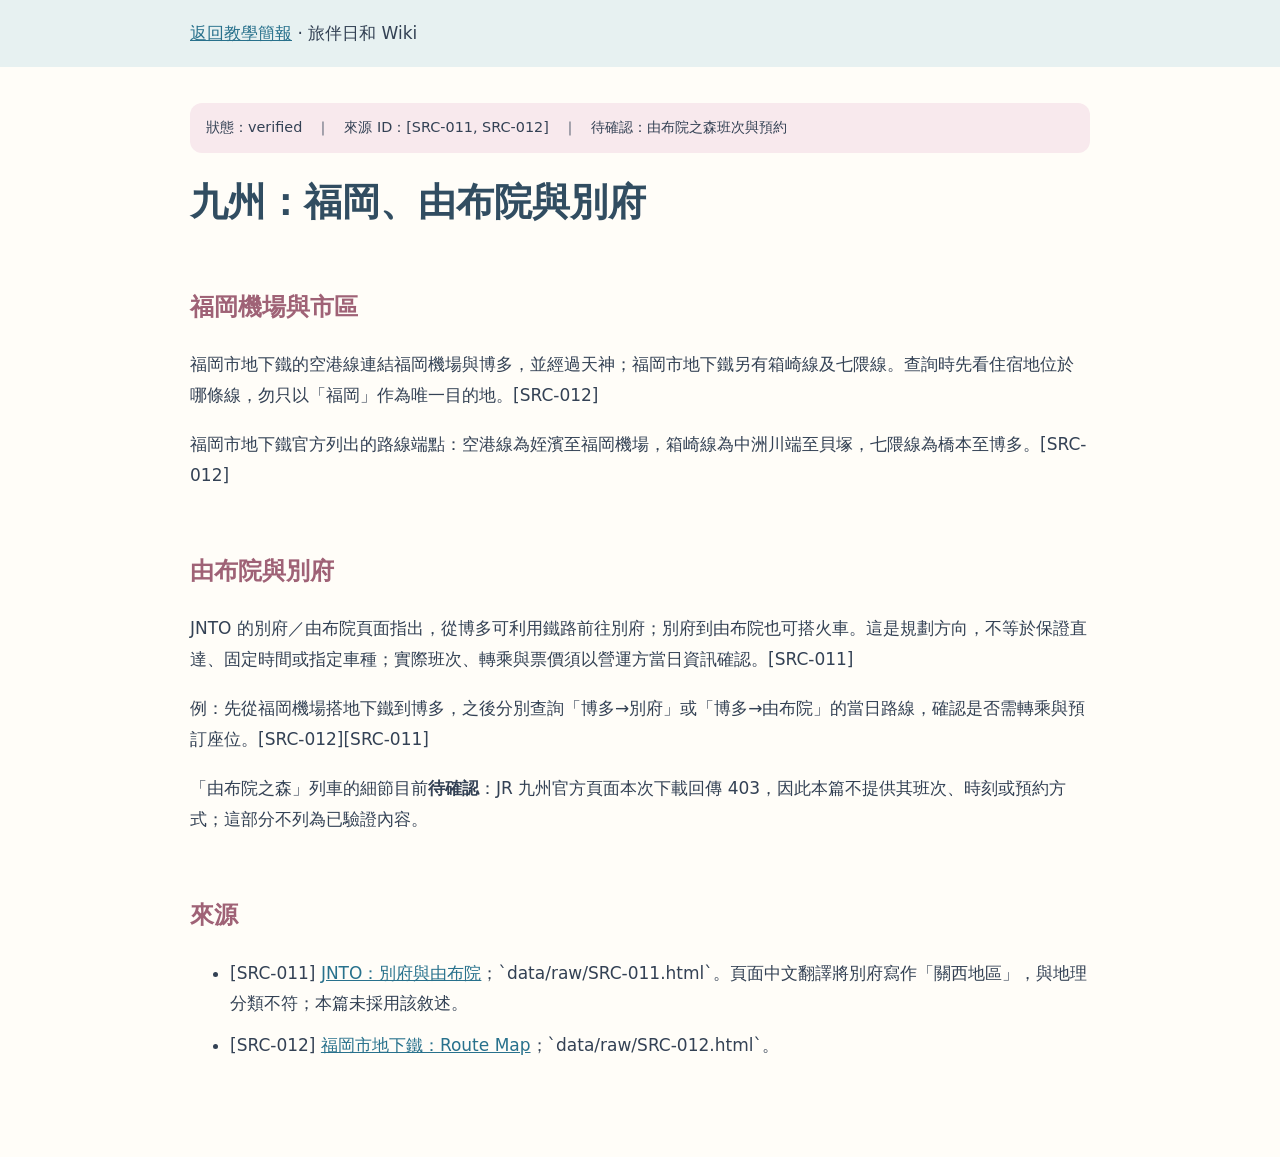
<file: wiki/regions/kyushu.html>
<!doctype html><html lang="zh-Hant"><head><meta charset="utf-8"><meta name="viewport" content="width=device-width, initial-scale=1"><title>九州：福岡、由布院與別府｜旅伴日和 Wiki</title><style>body{margin:0;background:#fffdf8;color:#334154;font:17px/1.8 "Noto Sans TC","Microsoft JhengHei",system-ui,sans-serif}header{background:#e7f1f1;padding:18px max(24px,calc((100vw - 900px)/2))}a{color:#28718c}main{max-width:900px;margin:auto;padding:36px 24px 80px}h1{font-size:2.4rem;line-height:1.25;color:#314d61}h2{font-size:1.5rem;margin-top:2.5em;color:#9f6276}li{margin:.65em 0}.meta{background:#f8e9ed;padding:12px 16px;border-radius:12px;font-size:.9rem}p{margin:1.1em 0}</style></head><body><header><a href="../../index.html">返回教學簡報</a> · 旅伴日和 Wiki</header><main><div class="meta">狀態：verified　｜　來源 ID：[SRC-011, SRC-012]　｜　待確認：由布院之森班次與預約</div><h1>九州：福岡、由布院與別府</h1><h2>福岡機場與市區</h2><p>福岡市地下鐵的空港線連結福岡機場與博多，並經過天神；福岡市地下鐵另有箱崎線及七隈線。查詢時先看住宿地位於哪條線，勿只以「福岡」作為唯一目的地。[SRC-012]</p><p>福岡市地下鐵官方列出的路線端點：空港線為姪濱至福岡機場，箱崎線為中洲川端至貝塚，七隈線為橋本至博多。[SRC-012]</p><h2>由布院與別府</h2><p>JNTO 的別府／由布院頁面指出，從博多可利用鐵路前往別府；別府到由布院也可搭火車。這是規劃方向，不等於保證直達、固定時間或指定車種；實際班次、轉乘與票價須以營運方當日資訊確認。[SRC-011]</p><p>例：先從福岡機場搭地下鐵到博多，之後分別查詢「博多→別府」或「博多→由布院」的當日路線，確認是否需轉乘與預訂座位。[SRC-012][SRC-011]</p><p>「由布院之森」列車的細節目前<strong>待確認</strong>：JR 九州官方頁面本次下載回傳 403，因此本篇不提供其班次、時刻或預約方式；這部分不列為已驗證內容。</p><h2>來源</h2><ul><li>[SRC-011] <a href="https://www.japan.travel/en/spot/ma_213/" target="_blank" rel="noopener noreferrer">JNTO：別府與由布院</a>；`data/raw/SRC-011.html`。頁面中文翻譯將別府寫作「關西地區」，與地理分類不符；本篇未採用該敘述。</li><li>[SRC-012] <a href="https://subway.city.fukuoka.lg.jp/eng/route/" target="_blank" rel="noopener noreferrer">福岡市地下鐵：Route Map</a>；`data/raw/SRC-012.html`。</li></ul></main></body></html>
</file>
<file: style.css>
:root {
  --cream: #FFF9F3;
  --sakura: #F7D9E3;
  --pink: #E7A9BA;
  --sky: #D9ECF7;
  --matcha: #DCEAD7;
  --muted: #8C7B75;
  --ink: #795D59;
  --paper: #FFFFFF;
  --line: #EBDCD9;
  --shadow: 0 16px 40px #795D5914;
  font: 16px/1.5 "Noto Sans TC", "Microsoft JhengHei", system-ui, sans-serif;
  color: var(--ink);
  background: var(--cream);
}
* { box-sizing: border-box; }
body { margin: 0; }
button { font: inherit; cursor: pointer; }
a { color: var(--ink); }
button:focus-visible, a:focus-visible { outline: 3px solid var(--ink); outline-offset: 3px; }
.shell { min-height: 100vh; max-width: 1600px; margin: auto; display: flex; flex-direction: column; background: var(--cream); }
.topbar { min-height: 76px; padding: 10px clamp(20px, 5vw, 80px); display: flex; align-items: center; justify-content: space-between; gap: 20px; border-bottom: 1px solid var(--line); position: sticky; top: 0; background: #FFF9F3F5; backdrop-filter: blur(10px); z-index: 4; }
.brand { display: flex; align-items: center; gap: 12px; text-decoration: none; font-weight: 800; line-height: 1.1; }
.brand small { display: block; font-size: .7rem; color: var(--muted); letter-spacing: .1em; margin-top: 5px; }
.brand-mark { width: 42px; height: 42px; border-radius: 15px; background: var(--sakura); display: grid; place-items: center; font: 1.4rem/1 Georgia, serif; }
.top-actions { display: flex; align-items: center; gap: 24px; }
.eyebrow, .kicker { font-size: .8rem; font-weight: 800; letter-spacing: .12em; }
.eyebrow { color: var(--muted); }
.kicker { display: inline-block; background: var(--sakura); padding: 7px 13px; border-radius: 99px; }
.text-button, .footer-sources { border: 1px solid var(--pink); background: var(--paper); border-radius: 99px; padding: 9px 17px; color: var(--ink); font-weight: 800; }
.text-button:hover, .footer-sources:hover, .nav button:hover { background: var(--sakura); }
#deck { flex: 1; }
.slide { display: none; min-height: calc(100vh - 152px); padding: clamp(34px, 4.5vw, 72px) clamp(24px, 7vw, 112px) 52px; animation: enter .3s ease; }
.slide.active { display: block; }
@keyframes enter { from { opacity: .5; transform: translateY(8px); } to { opacity: 1; transform: none; } }
.slide-heading { margin-bottom: 30px; }
.slide-heading h2 { max-width: 980px; font-size: clamp(2.15rem, 4vw, 3.8rem); line-height: 1.2; letter-spacing: -.04em; margin: 12px 0 14px; }
.slide-heading p { font-size: 1.12rem; line-height: 1.7; color: var(--muted); margin: 0; }
.slide-heading.illustrated { display: flex; align-items: center; justify-content: space-between; gap: 20px; }
.slide-heading.illustrated > div { flex: 1; }
.slide-heading.illustrated img { width: clamp(165px, 19vw, 285px); height: 190px; object-fit: contain; flex: none; }
.hero { grid-template-columns: minmax(0, 1.03fr) minmax(0, .97fr); align-items: center; gap: 2vw; background: radial-gradient(circle at 78% 45%, var(--sakura) 0, #FCECF0 26%, var(--cream) 61%); }
.hero.active { display: grid; }
.hero h1 { font-size: clamp(3.7rem, 6.5vw, 7rem); line-height: 1.08; letter-spacing: -.07em; margin: 24px 0; }
.hero h1 em { font-style: normal; color: #B75D79; }
.lead { font-size: clamp(1.08rem, 1.6vw, 1.32rem); line-height: 1.75; max-width: 570px; }
.hero-goals { display: flex; gap: 10px; flex-wrap: wrap; margin: 28px 0; }
.hero-goals span { background: var(--paper); border: 1px solid var(--line); border-radius: 12px; padding: 9px 13px; font-weight: 700; }
.primary { background: var(--pink); border: 0; border-radius: 14px; color: #513D3B; font-weight: 800; padding: 15px 27px; box-shadow: 0 10px 25px #E7A9BA55; }
.primary:hover { background: #D98DA5; }
.primary span { margin-left: 12px; }
.character-hero { margin: 0; align-self: stretch; min-height: 480px; display: flex; align-items: center; justify-content: center; }
.character-hero img { display: block; width: 100%; height: min(72vh, 620px); object-fit: contain; }
.system-grid { display: grid; grid-template-columns: repeat(3, 1fr); gap: 18px; }
.system-card { padding: 28px; border: 1px solid var(--line); border-radius: 24px; min-height: 280px; display: flex; flex-direction: column; box-shadow: var(--shadow); }
.system-card.pink { background: var(--sakura); }
.system-card.blue { background: var(--sky); }
.system-card.green { background: var(--paper); border-top: 6px solid var(--matcha); }
.card-index { font-size: .82rem; font-weight: 900; letter-spacing: .17em; color: var(--muted); }
.system-card h3, .airport-card h3, .region-pair h3 { font-size: 1.46rem; margin: 18px 0 9px; }
.system-card p, .airport-card p, .region-pair p { line-height: 1.7; margin: 0; }
.mini-route { margin-top: auto; padding-top: 20px; font-weight: 800; color: var(--muted); }
.takeaway, .note, .example-strip { border-radius: 18px; padding: 17px 22px; margin-top: 22px; display: flex; gap: 16px; align-items: center; background: #FFF0F1; line-height: 1.65; }
.takeaway strong { white-space: nowrap; color: #A64F69; }
.comparison { border: 1px solid var(--line); border-radius: 22px; overflow: hidden; background: var(--paper); box-shadow: var(--shadow); }
.compare-head, .compare-row { display: grid; grid-template-columns: 20% 43% 37%; align-items: center; }
.compare-head { background: var(--sky); font-weight: 800; }
.compare-head span, .compare-row > * { padding: 16px 22px; }
.compare-row { border-top: 1px solid var(--line); line-height: 1.55; }
.compare-row:nth-child(odd) { background: #FFF6F5; }
.compare-row b { color: #A64F69; font-size: 1.15rem; }
.example-strip { background: var(--sakura); }
.example-strip p { margin: 0; }
.example-icon { font-size: 1.6rem; }
.steps { display: grid; grid-template-columns: repeat(3, 1fr); gap: 18px; }
.steps article { background: var(--paper); border: 1px solid var(--line); border-radius: 22px; padding: 25px; min-height: 225px; box-shadow: var(--shadow); }
.step-no { color: #B75D79; font: 2.5rem Georgia, serif; }
.steps h3 { margin: 12px 0 8px; }
.steps p { line-height: 1.7; margin: 0; }
.blue-note { background: var(--sky); }
.green-note { background: var(--cream); border-left: 5px solid var(--matcha); }
.ticket-layout { display: grid; grid-template-columns: minmax(260px, 40%) 1fr; gap: 5%; align-items: center; }
.character-spot { margin: 0; background: var(--sakura); border-radius: 28px; padding: 12px; display: grid; place-items: center; }
.character-spot img { width: 100%; max-height: 340px; object-fit: contain; }
.ticket-copy { font-size: 1.08rem; line-height: 1.75; }
.ticket-copy ul { padding-left: 1.25em; }
.ticket-copy li { margin: 10px 0; }
.airport-grid, .region-pair { display: grid; grid-template-columns: 1fr 1fr; gap: 18px; }
.airport-card { background: var(--paper); border: 1px solid var(--line); border-radius: 24px; padding: 27px; min-height: 290px; box-shadow: var(--shadow); }
.airport-card:nth-child(2) { background: var(--sky); }
.airport-code { display: inline-block; font-size: .82rem; font-weight: 900; letter-spacing: .14em; background: var(--sakura); padding: 7px 12px; border-radius: 10px; }
.route-line { display: flex; align-items: center; flex-wrap: wrap; gap: 9px; margin-top: 25px; color: var(--muted); font-weight: 700; }
.route-line i { display: block; height: 2px; width: 18px; background: var(--pink); }
.kansai-flow { display: grid; grid-template-columns: repeat(3, 1fr); gap: 18px; }
.kansai-flow > div { background: var(--sakura); border-radius: 22px; padding: 24px; min-height: 240px; }
.kansai-flow > div:nth-child(2) { background: var(--sky); }
.kansai-flow > div:nth-child(3) { background: var(--paper); border: 1px solid var(--line); }
.flow-label, .region-badge { font-size: .8rem; font-weight: 800; letter-spacing: .1em; color: #A64F69; }
.kansai-flow h3 { font-size: 1.45rem; margin: 18px 0 9px; }
.kansai-flow p { line-height: 1.65; }
.two-notes { display: grid; grid-template-columns: 1fr 1fr; gap: 18px; margin-top: 20px; }
.two-notes p { border-left: 4px solid var(--pink); padding: 8px 0 8px 16px; line-height: 1.6; margin: 0; }
.region-pair article { background: var(--sky); border-radius: 24px; padding: 29px; min-height: 290px; }
.region-pair article:nth-child(2) { background: var(--sakura); }
.region-pair small { display: block; margin-top: 16px; line-height: 1.6; font-size: .94rem; }
.query-steps { display: grid; grid-template-columns: repeat(4, 1fr); gap: 12px; }
.query-steps span { padding: 17px 12px; text-align: center; border-radius: 14px; background: var(--sky); font-weight: 800; }
.query-steps span:nth-child(even) { background: var(--sakura); }
.query-hint { line-height: 1.7; color: var(--muted); }
.quiz { margin-top: 25px; border-radius: 24px; background: #FFF0F1; padding: 23px; display: grid; grid-template-columns: 1fr 1fr; gap: 14px 25px; }
.quiz-intro { display: flex; align-items: center; gap: 14px; }
.quiz-intro img { width: 140px; height: 130px; object-fit: contain; flex: none; }
.quiz-label { font-size: .8rem; color: #A64F69; font-weight: 800; letter-spacing: .1em; }
.quiz h3 { font-size: 1.22rem; line-height: 1.45; margin: 7px 0; }
.quiz-options { display: flex; flex-direction: column; justify-content: center; gap: 10px; }
.quiz-options button { background: var(--paper); border: 2px solid var(--line); border-radius: 12px; padding: 11px 15px; text-align: left; color: var(--ink); }
.quiz-options button:hover, .quiz-options button.selected { border-color: #AA5B74; background: var(--sakura); }
.quiz-options button.wrong { border-color: #B75162; background: #FFE6E9; }
.quiz > p { grid-column: 1 / -1; margin: 0; }
.recap { display: grid; grid-template-columns: repeat(3, 1fr); gap: 17px; }
.recap > div { padding: 24px; border-radius: 20px; background: var(--sakura); min-height: 155px; }
.recap > div:nth-child(2) { background: var(--paper); border: 1px solid var(--line); }
.recap > div:nth-child(3) { background: var(--sky); }
.recap span { color: #A64F69; font: 1.9rem Georgia, serif; }
.recap p { font-weight: 700; line-height: 1.6; }
.closing { font-size: 1.02rem; line-height: 1.7; max-width: 900px; margin: 22px 0; }
.all-sources { display: grid; grid-template-columns: 1fr 1fr; gap: 12px; }
.all-sources h3 { grid-column: 1 / -1; margin: 4px 0; font-size: 1.2rem; }
.all-sources .source-item { border: 1px solid var(--line); border-radius: 15px; background: var(--paper); padding: 16px; }
.deck-footer { min-height: 76px; border-top: 1px solid var(--line); padding: 10px clamp(20px, 5vw, 80px); display: flex; align-items: center; justify-content: space-between; gap: 15px; position: sticky; bottom: 0; background: #FFF9F3F5; backdrop-filter: blur(10px); z-index: 3; color: var(--muted); font-size: .9rem; }
.nav { display: flex; align-items: center; gap: 12px; }
.nav button { border: 1px solid var(--line); background: var(--paper); border-radius: 99px; padding: 8px 15px; color: var(--ink); font-weight: 700; white-space: nowrap; }
.nav button:disabled { opacity: .45; cursor: not-allowed; }
.nav span { font-weight: 800; color: var(--ink); min-width: 65px; text-align: center; }
.progress { height: 4px; background: var(--sakura); position: absolute; left: 0; right: 0; bottom: 0; }
.progress span { height: 100%; display: block; width: 10%; background: var(--pink); transition: width .25s; }
.sources-panel { position: fixed; z-index: 10; top: 0; right: 0; height: 100vh; width: min(500px, 100vw); background: var(--cream); box-shadow: -20px 0 60px #795D5938; padding: 28px; overflow: auto; transform: translateX(105%); transition: transform .25s; }
.sources-panel.open { transform: none; }
.panel-top { display: flex; justify-content: space-between; align-items: flex-start; }
.panel-top h2 { margin: 13px 0 0; }
.panel-top button { border: 0; background: transparent; font-size: 2rem; color: var(--ink); }
.panel-intro { line-height: 1.6; color: var(--muted); }
.source-item { border-top: 1px solid var(--line); padding: 16px 0; }
.source-item strong { color: #A64F69; font-size: .86rem; }
.source-item h3 { font-size: 1rem; line-height: 1.45; margin: 5px 0; }
.source-item .source-agency { font-size: .9rem; line-height: 1.5; margin: 5px 0; color: var(--muted); }
.source-item a { display: block; font-size: .86rem; line-height: 1.45; color: #426C83; overflow-wrap: anywhere; }
.source-item a:hover { text-decoration-thickness: 2px; }
.wiki-links { margin-top: 20px; padding: 17px; border-radius: 15px; background: var(--sky); }
.wiki-links h3 { margin: 0 0 10px; font-size: 1rem; }
.wiki-links code { display: block; font-size: .78rem; line-height: 1.5; overflow-wrap: anywhere; margin: 6px 0; }
.scrim { position: fixed; inset: 0; background: #49393977; z-index: 9; }
@media (max-width: 950px) {
  .hero.active { grid-template-columns: 1fr; }
  .character-hero { min-height: 280px; }
  .character-hero img { height: 330px; }
  .system-grid, .kansai-flow { grid-template-columns: 1fr; }
  .system-card, .kansai-flow > div { min-height: unset; }
  .steps, .recap { grid-template-columns: 1fr 1fr; }
  .ticket-layout { grid-template-columns: 1fr; gap: 18px; }
  .character-spot { max-width: 420px; }
  .query-steps { grid-template-columns: 1fr 1fr; }
}
@media (max-width: 650px) {
  .topbar { min-height: 64px; padding: 8px 16px; }
  .top-actions .eyebrow, #slide-title, .top-actions .text-button { display: none; }
  .brand small { font-size: .58rem; }
  .brand-mark { width: 36px; height: 36px; }
  .slide { padding: 26px 18px 36px; min-height: calc(100vh - 140px); }
  .slide-heading { margin-bottom: 22px; }
  .slide-heading h2 { font-size: 2rem; }
  .slide-heading.illustrated { align-items: flex-start; }
  .slide-heading.illustrated img { width: 105px; height: 125px; }
  .hero h1 { font-size: clamp(3.25rem, 12vw, 4.4rem); }
  .character-hero { min-height: 230px; }
  .character-hero img { height: 270px; }
  .hero-goals span { font-size: .82rem; }
  .system-card { padding: 23px; }
  .airport-grid, .region-pair, .steps, .recap, .two-notes, .all-sources { grid-template-columns: 1fr; }
  .compare-head { display: none; }
  .compare-row { display: block; padding: 12px; }
  .compare-row > * { display: block; padding: 4px 9px; }
  .takeaway { align-items: flex-start; flex-direction: column; gap: 5px; }
  .deck-footer { min-height: 76px; padding: 9px 14px; }
  .footer-sources { font-size: .79rem; padding: 8px 10px; white-space: nowrap; }
  .nav { gap: 5px; }
  .nav button { font-size: .78rem; padding: 8px 9px; }
  .nav span { font-size: .78rem; min-width: 50px; }
  .quiz { display: block; padding: 18px; }
  .quiz-intro img { width: 110px; height: 110px; }
  .quiz-options { margin: 16px 0; }
  .all-sources h3 { grid-column: auto; }
}
@media print {
  .topbar, .deck-footer, .sources-panel, .scrim, .primary { display: none !important; }
  .slide, .slide.active, .hero, .hero.active { display: block !important; min-height: 95vh; break-after: page; animation: none; }
  .all-sources { display: block; }
}
</file>
